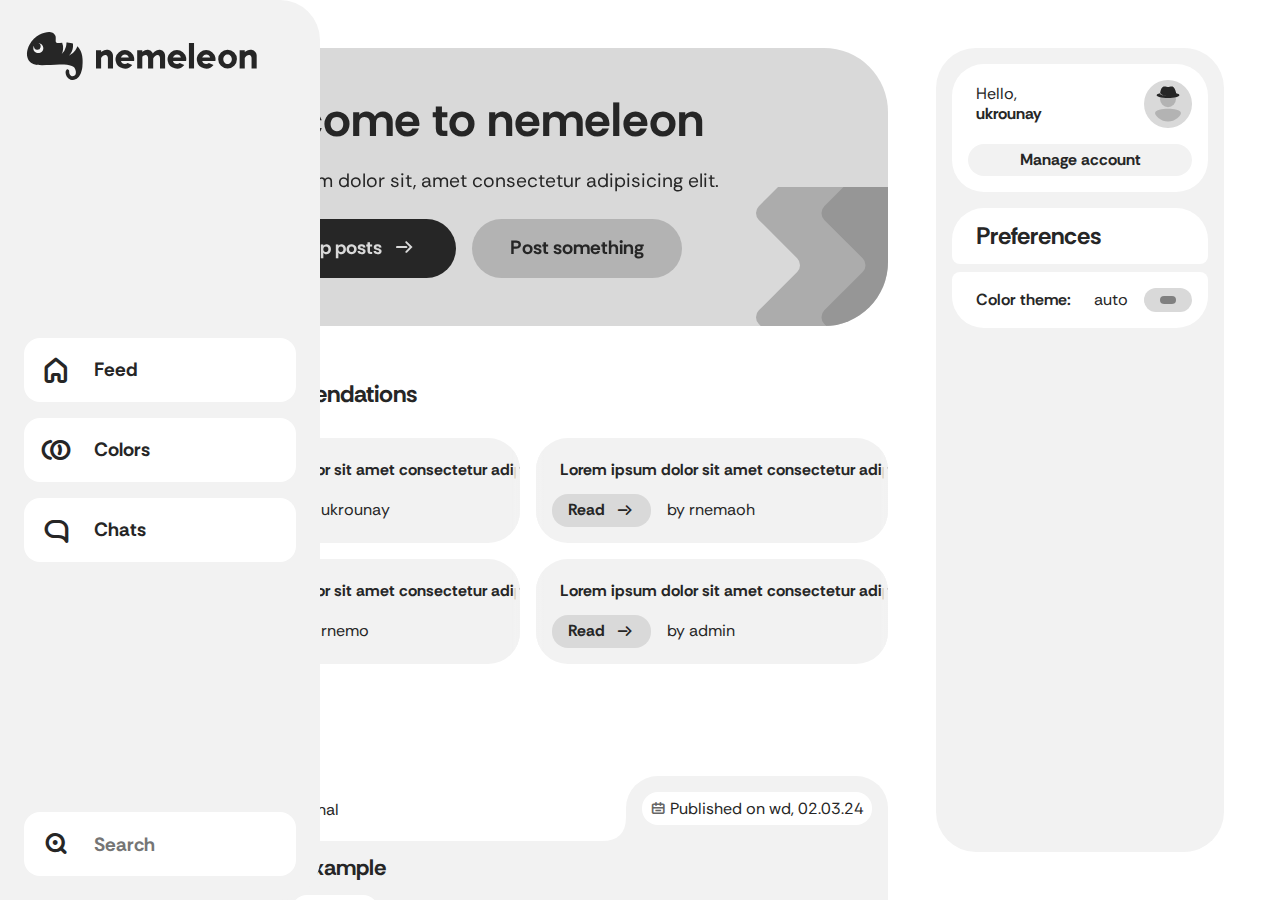
<file: index.html>
<!DOCTYPE html>
<html>
    <head>
        <meta charset="utf-8">
        <meta http-equiv="X-UA-Compatible" content="IE=edge">
        <meta name="description" content="">
        <meta name="viewport" content="width=device-width, initial-scale=1">

        <title>Feed • nemeleon</title>

        <link rel="stylesheet" href="styles/core.css">
        <link rel="stylesheet" href="styles/responsive.css">
        <link rel="stylesheet" href="styles/fonts/nemeo-icons/css/nemeo-icons.css">
        <link rel="stylesheet" href="styles/nemeo-slider.css">

        <link rel="shortcut icon" href="favicon.svg" type="image/x-icon">
        <link rel="apple-touch-icon" href="favicon.png">

        <script defer src="scripts/core.js"></script>
        <script defer src="scripts/nemeo-slider.js"></script>

    </head>
    <body>


        <div class="site">
            <div class="top-nav-bar">
                <span class="logo">
                    <span class="logo-icon"><svg xmlns="http://www.w3.org/2000/svg" viewBox="0 0 348 300"><path d="M337,121.6c-3.17-7.5-9.05-21.06-22.44-33.18a96.12,96.12,0,0,1-12.19,26.28A92.37,92.37,0,0,1,261.11,149a84.67,84.67,0,0,0,19-26.57c8.81-19.47,8.45-38.16,6.9-49.8a125.52,125.52,0,0,0-26.44-5.4c-4.28-.45-9-.72-14-.84a98.66,98.66,0,0,1-2.66,24.36,96.75,96.75,0,0,1-27,47.25,87.93,87.93,0,0,0,8.76-31.86,89.63,89.63,0,0,0-5.89-39.27c-9.38.48-18.32,1.29-25.52,2.25A13.22,13.22,0,0,1,179.3,54.22c.27-2.13,0-2.94.24-7.83.36-7.32.51-14-.84-19.53a30.5,30.5,0,0,0-7.59-13.56C161.79,2.74,148.38,1,142.94.34,117.69-2.84,48.1,16,15.44,79.9c-5.32,10.35-21.55,43.2-13,78.56a60.2,60.2,0,0,0,9.71,22c9.32,12.87,21.72,18,26.51,20,33.67,14,105.74,3.84,163.47,2.94,71.05-1.11,88.83,12.24,94.63,20a25.49,25.49,0,0,1,1.58,2.43c8.64,14.25,11,37-.65,46.32-5.53,4.44-14.32,5.94-20.83,2.91-7.86-3.69-12.1-13.89-12.91-21.39-.66-6.12,1-11-2.69-15.9a10,10,0,0,0-5.38-3.93c-4.84-1.23-9.26,2.67-9.8,3.15-7.38,6.48-5.55,24.42,0,36.45.75,1.62,11.21,23.13,34,26.16,16,2.16,28.32-6.09,32.18-8.7,2.36-1.56,7.14-5.07,14.1-13.95,17.12-21.84,20.05-60.66,20.05-60.66C347.53,205.32,352.34,158,337,121.6ZM70.72,131.65c-17.27,0-31.26-13.59-31.26-30.3a29.5,29.5,0,0,1,5.35-17,21.41,21.41,0,0,0-1,6.39A20.8,20.8,0,1,0,71.34,71.05c17,.33,30.66,13.77,30.66,30.27C102,118.06,88,131.65,70.72,131.65Z"/></svg></span>
                    <span class="logo-text"><svg xmlns="http://www.w3.org/2000/svg" viewBox="0 0 290 46.25"><path d="M30.72,22.85V46H21.5V27.44c0-2.49-.92-4.57-2.7-5.49-2.93-1.51-7.11.66-9.58,4.9V46H0V12.87H9.22v3.52a16.68,16.68,0,0,1,1.37-1.12A15,15,0,0,1,21.5,12.4a10.72,10.72,0,0,1,7.26,4.25A10.43,10.43,0,0,1,30.72,22.85Z"/><path d="M290,22.85V46h-9.22V27.44c0-2.49-.92-4.57-2.7-5.49-2.93-1.51-7.11.66-9.58,4.9V46h-9.22V12.87h9.22v3.52a16.68,16.68,0,0,1,1.37-1.12,15,15,0,0,1,10.91-2.87A10.72,10.72,0,0,1,288,16.65,10.43,10.43,0,0,1,290,22.85Z"/><path d="M124.72,22.85V46h-9.21V27.44c0-2.49-.89-4.57-2.59-5.49-2.94-1.59-7.18.88-9.48,5.51a4,4,0,0,0-.22.47V46H94V27.44c0-2.49-.89-4.57-2.58-5.49-2.34-1.26-5.51,0-7.86,3V46H74.34V12.87h9.22v3.19c.3-.28.61-.54.93-.79a13.42,13.42,0,0,1,9.51-3,9.94,9.94,0,0,1,7.4,4.34A10.45,10.45,0,0,1,102.57,19c.2-.32.42-.62.65-.92a15.34,15.34,0,0,1,2.78-2.8,13.42,13.42,0,0,1,9.51-3,9.92,9.92,0,0,1,7.39,4.34A11,11,0,0,1,124.72,22.85Z"/><rect x="167.73" width="9.22" height="45.95"/><path d="M69,29.42a16.46,16.46,0,0,0-.28-3.07,16.89,16.89,0,0,0-33.19,0,16.47,16.47,0,0,0-.29,3.07,16.1,16.1,0,0,0,.28,3,16.9,16.9,0,0,0,29.93,7.28L57.09,36a7.19,7.19,0,0,1-5,2A7.74,7.74,0,0,1,45,32.47H68.72A16.1,16.1,0,0,0,69,29.42ZM45,26.34A8.67,8.67,0,0,1,46,24.19a7.42,7.42,0,0,1,6.08-3.34,7.76,7.76,0,0,1,7.17,5.49Z"/><path d="M162.94,29.42a16.47,16.47,0,0,0-.29-3.07,16.89,16.89,0,0,0-33.19,0,16.47,16.47,0,0,0-.29,3.07,16.1,16.1,0,0,0,.28,3,16.9,16.9,0,0,0,29.93,7.28L151,36a7.19,7.19,0,0,1-5,2,7.74,7.74,0,0,1-7.17-5.52h23.77A16.09,16.09,0,0,0,162.94,29.42Zm-24.05-3.08A8.67,8.67,0,0,1,140,24.19a7.42,7.42,0,0,1,6.08-3.34,7.76,7.76,0,0,1,7.17,5.49Z"/><path d="M215.73,29.42a15.66,15.66,0,0,0-.29-3.07,16.88,16.88,0,0,0-33.18,0,16.47,16.47,0,0,0-.29,3.07,16.1,16.1,0,0,0,.28,3,16.9,16.9,0,0,0,29.93,7.28L203.82,36a7.19,7.19,0,0,1-5,2,7.74,7.74,0,0,1-7.17-5.52h23.77A16.1,16.1,0,0,0,215.73,29.42Zm-24-3.08a8.67,8.67,0,0,1,1.08-2.15,7.42,7.42,0,0,1,6.08-3.34A7.74,7.74,0,0,1,206,26.34Z"/><path d="M254.36,29.1a16.9,16.9,0,1,1-16.89-16.85A16.87,16.87,0,0,1,254.36,29.1Zm-16.89-8.27c-4.24,0-7.68,3.84-7.68,8.58S233.23,38,237.47,38s7.68-3.85,7.68-8.58S241.71,20.83,237.47,20.83Z"/></svg></span>
                </span>
            </div>
            <div class="side-menu-container">
                <nav class="side-menu">
                    <div class="top">
                        <span class="logo">
                            <span class="logo-icon"><svg xmlns="http://www.w3.org/2000/svg" viewBox="0 0 348 300"><path d="M337,121.6c-3.17-7.5-9.05-21.06-22.44-33.18a96.12,96.12,0,0,1-12.19,26.28A92.37,92.37,0,0,1,261.11,149a84.67,84.67,0,0,0,19-26.57c8.81-19.47,8.45-38.16,6.9-49.8a125.52,125.52,0,0,0-26.44-5.4c-4.28-.45-9-.72-14-.84a98.66,98.66,0,0,1-2.66,24.36,96.75,96.75,0,0,1-27,47.25,87.93,87.93,0,0,0,8.76-31.86,89.63,89.63,0,0,0-5.89-39.27c-9.38.48-18.32,1.29-25.52,2.25A13.22,13.22,0,0,1,179.3,54.22c.27-2.13,0-2.94.24-7.83.36-7.32.51-14-.84-19.53a30.5,30.5,0,0,0-7.59-13.56C161.79,2.74,148.38,1,142.94.34,117.69-2.84,48.1,16,15.44,79.9c-5.32,10.35-21.55,43.2-13,78.56a60.2,60.2,0,0,0,9.71,22c9.32,12.87,21.72,18,26.51,20,33.67,14,105.74,3.84,163.47,2.94,71.05-1.11,88.83,12.24,94.63,20a25.49,25.49,0,0,1,1.58,2.43c8.64,14.25,11,37-.65,46.32-5.53,4.44-14.32,5.94-20.83,2.91-7.86-3.69-12.1-13.89-12.91-21.39-.66-6.12,1-11-2.69-15.9a10,10,0,0,0-5.38-3.93c-4.84-1.23-9.26,2.67-9.8,3.15-7.38,6.48-5.55,24.42,0,36.45.75,1.62,11.21,23.13,34,26.16,16,2.16,28.32-6.09,32.18-8.7,2.36-1.56,7.14-5.07,14.1-13.95,17.12-21.84,20.05-60.66,20.05-60.66C347.53,205.32,352.34,158,337,121.6ZM70.72,131.65c-17.27,0-31.26-13.59-31.26-30.3a29.5,29.5,0,0,1,5.35-17,21.41,21.41,0,0,0-1,6.39A20.8,20.8,0,1,0,71.34,71.05c17,.33,30.66,13.77,30.66,30.27C102,118.06,88,131.65,70.72,131.65Z"/></svg></span>
                            <span class="logo-text"><svg xmlns="http://www.w3.org/2000/svg" viewBox="0 0 290 46.25"><path d="M30.72,22.85V46H21.5V27.44c0-2.49-.92-4.57-2.7-5.49-2.93-1.51-7.11.66-9.58,4.9V46H0V12.87H9.22v3.52a16.68,16.68,0,0,1,1.37-1.12A15,15,0,0,1,21.5,12.4a10.72,10.72,0,0,1,7.26,4.25A10.43,10.43,0,0,1,30.72,22.85Z"/><path d="M290,22.85V46h-9.22V27.44c0-2.49-.92-4.57-2.7-5.49-2.93-1.51-7.11.66-9.58,4.9V46h-9.22V12.87h9.22v3.52a16.68,16.68,0,0,1,1.37-1.12,15,15,0,0,1,10.91-2.87A10.72,10.72,0,0,1,288,16.65,10.43,10.43,0,0,1,290,22.85Z"/><path d="M124.72,22.85V46h-9.21V27.44c0-2.49-.89-4.57-2.59-5.49-2.94-1.59-7.18.88-9.48,5.51a4,4,0,0,0-.22.47V46H94V27.44c0-2.49-.89-4.57-2.58-5.49-2.34-1.26-5.51,0-7.86,3V46H74.34V12.87h9.22v3.19c.3-.28.61-.54.93-.79a13.42,13.42,0,0,1,9.51-3,9.94,9.94,0,0,1,7.4,4.34A10.45,10.45,0,0,1,102.57,19c.2-.32.42-.62.65-.92a15.34,15.34,0,0,1,2.78-2.8,13.42,13.42,0,0,1,9.51-3,9.92,9.92,0,0,1,7.39,4.34A11,11,0,0,1,124.72,22.85Z"/><rect x="167.73" width="9.22" height="45.95"/><path d="M69,29.42a16.46,16.46,0,0,0-.28-3.07,16.89,16.89,0,0,0-33.19,0,16.47,16.47,0,0,0-.29,3.07,16.1,16.1,0,0,0,.28,3,16.9,16.9,0,0,0,29.93,7.28L57.09,36a7.19,7.19,0,0,1-5,2A7.74,7.74,0,0,1,45,32.47H68.72A16.1,16.1,0,0,0,69,29.42ZM45,26.34A8.67,8.67,0,0,1,46,24.19a7.42,7.42,0,0,1,6.08-3.34,7.76,7.76,0,0,1,7.17,5.49Z"/><path d="M162.94,29.42a16.47,16.47,0,0,0-.29-3.07,16.89,16.89,0,0,0-33.19,0,16.47,16.47,0,0,0-.29,3.07,16.1,16.1,0,0,0,.28,3,16.9,16.9,0,0,0,29.93,7.28L151,36a7.19,7.19,0,0,1-5,2,7.74,7.74,0,0,1-7.17-5.52h23.77A16.09,16.09,0,0,0,162.94,29.42Zm-24.05-3.08A8.67,8.67,0,0,1,140,24.19a7.42,7.42,0,0,1,6.08-3.34,7.76,7.76,0,0,1,7.17,5.49Z"/><path d="M215.73,29.42a15.66,15.66,0,0,0-.29-3.07,16.88,16.88,0,0,0-33.18,0,16.47,16.47,0,0,0-.29,3.07,16.1,16.1,0,0,0,.28,3,16.9,16.9,0,0,0,29.93,7.28L203.82,36a7.19,7.19,0,0,1-5,2,7.74,7.74,0,0,1-7.17-5.52h23.77A16.1,16.1,0,0,0,215.73,29.42Zm-24-3.08a8.67,8.67,0,0,1,1.08-2.15,7.42,7.42,0,0,1,6.08-3.34A7.74,7.74,0,0,1,206,26.34Z"/><path d="M254.36,29.1a16.9,16.9,0,1,1-16.89-16.85A16.87,16.87,0,0,1,254.36,29.1Zm-16.89-8.27c-4.24,0-7.68,3.84-7.68,8.58S233.23,38,237.47,38s7.68-3.85,7.68-8.58S241.71,20.83,237.47,20.83Z"/></svg></span>
                        </span>
                    </div>
                    <div class="mid">
                        <span class="menu-button active">
                            <i class="ni-home"></i>
                            <span>Feed</span>
                        </span>
                        <span class="menu-button">
                            <i class="ni-intercept"></i>
                            <span>Colors</span>
                        </span>
                        <span class="menu-button">
                            <i class="ni-message"></i>
                            <span>Chats</span>
                        </span>
                    </div>
                    <div class="bottom">
                        <form class="menu-button search-bar" method="post" action="search.html">
                            <i class="ni-magnificier"></i>
                            <input class="side-menu-search" type="text" name="q" id="search" placeholder="Search">
                        </form>
                    </div>
                </nav>
            </div>
            <div class="content-container">
                <div class="content">

                    

                    <header class="welcome">
                        <svg class="bg-shape" xmlns="http://www.w3.org/2000/svg" viewBox="0 0 545.22 1715.77">
                            <path class="spike-edge" class="cls-1" d="M545.22,0V1715.77H90.67l79-79a40,40,0,0,0,0-56.56L11.72,1422.34a40,40,0,0,1,0-56.57l157.91-157.9a40,40,0,0,0,0-56.56L11.72,993.4a40,40,0,0,1,0-56.57l26.53-26.52,52.42-52.43,79-79a40,40,0,0,0,0-56.57L11.72,564.46a40,40,0,0,1,0-56.57L169.62,350a40,40,0,0,0,0-56.57L11.72,135.52a40,40,0,0,1,0-56.57L90.67,0Z"/>
                            <path class="spike-edge" class="cls-1" d="M545.22,0V1715.77H360.4l79-79a40,40,0,0,0,0-56.56L281.46,1422.34a40,40,0,0,1,0-56.57l157.91-157.9a40,40,0,0,0,0-56.56L281.46,993.4a40,40,0,0,1,0-56.57L308,910.31l52.43-52.43,78.95-79a40,40,0,0,0,0-56.57L281.46,564.46a40,40,0,0,1,0-56.57L439.37,350a40,40,0,0,0,0-56.57L281.46,135.52a40,40,0,0,1,0-56.57L360.41,0Z"/><polyline class="cls-2" points="90.67 1715.77 510.4 1715.77 885.22 1715.77"/>
                        </svg>
                        <div class="header-content">
                            <h1>Welcome to nemeleon</h1>
                            <p>Lorem ipsum dolor sit, amet consectetur adipisicing elit.</p>
                            <p class="cta-block">
                                <a class="button filled button-cta" href="#top">Read top posts<i class="ni-arrow-right"></i></a>
                                <a class="button light-filled" href="#top">Post something</i></a>
                            </p>
                        </div>
                    </header>

                    <section class="recommendations">
                        <h2><a href="#recommendations">Recommendations</a></h2>
                        <div id="recommendations">
                            <span class="small-post">
                                <h4 class="small-post-header">Lorem ipsum dolor sit amet consectetur adipisicing elit. Molestiae doloribus atque quos? Deleniti eos cupiditate iusto. Necessitatibus...</h4>
                                <span class="small-post-bar">
                                    <a href="#" class="button-slim small-post-link">Read<i class="ni-arrow-right"></i></a>
                                    <span class="small-post-author">by ukrounay</span>
                                </span>
                            </span>
                            <span class="small-post">
                                <h4 class="small-post-header">Lorem ipsum dolor sit amet consectetur adipisicing elit. Molestiae doloribus atque quos? Deleniti eos cupiditate iusto. Necessitatibus...</h4>
                                <span class="small-post-bar">
                                    <a href="#" class="button-slim small-post-link">Read<i class="ni-arrow-right"></i></a>
                                    <span class="small-post-author">by rnemaoh</span>
                                </span>
                            </span>
                            <span class="small-post">
                                <h4 class="small-post-header">Lorem ipsum dolor sit amet consectetur adipisicing elit. Molestiae doloribus atque quos? Deleniti eos cupiditate iusto. Necessitatibus...</h4>
                                <span class="small-post-bar">
                                    <a href="#" class="button-slim small-post-link">Read<i class="ni-arrow-right"></i></a>
                                    <span class="small-post-author">by rnemo</span>
                                </span>
                            </span>
                            <span class="small-post">
                                <h4 class="small-post-header">Lorem ipsum dolor sit amet consectetur adipisicing elit. Molestiae doloribus atque quos? Deleniti eos cupiditate iusto. Necessitatibus...</h4>
                                <span class="small-post-bar">
                                    <a href="#" class="button-slim small-post-link">Read<i class="ni-arrow-right"></i></a>
                                    <span class="small-post-author">by admin</span>
                                </span>
                            </span>
                        </div>
                    </section>
                    

                    <section class="feed">
                        <span class="anchor top"></span>

                        <h2><a href="#feed">Feed</a></h2>

                        <div id="feed">
                            <div class="post">
                                <div class="author-bar">
                                    <span class="author">
                                        <span class="author-pfp">
                                            <svg xmlns="http://www.w3.org/2000/svg" viewBox="0 0 410.55 410.55">
                                                <circle class="cls-1" cx="205.28" cy="205.28" r="205.28" />
                                                <circle class="cls-2" cx="205.28" cy="164.46" r="67.77" />
                                                <path class="cls-2" d="M94.87,279.79c-4.51,25.06,51.3,76,110.66,75.83,59.09-.17,114.68-51,110.15-76C307.61,235.12,102.88,235.29,94.87,279.79Z" />
                                                <path class="cls-3" d="M184.2,55.76s-6.51-1.36-16.69.76c-13.5,2.8-26.06,26-30.2,56.72-18.14,4.22-29.41,10.12-29.41,16.65,0,12.84,43.6,23.24,97.38,23.24s97.37-10.4,97.37-23.24c0-6.25-10.33-11.93-27.14-16.11-7.5-32.59-20.24-54-30.33-57.26a29.72,29.72,0,0,0-16.68-.76h0c-15.13,3.78-20.16,4-22.34,4-1.75,0-3-.09-4-.16C193.53,58.94,189.09,56.78,184.2,55.76Z" />
                                                <path class="cls-2" d="M137.31,113.24a9.69,9.69,0,0,0-.31,5.1c3.66,16.49,55.17,16.81,59.21,16.81.87,0-49.08-.93-56.87-23.39a18.93,18.93,0,0,1-1-5.05c-.18,1-.35,2-.51,3.07S137.46,112.11,137.31,113.24Z" />
                                            </svg>
                                            <!-- <img src="styles/images/no-pfp.svg"> -->
                                        </span>
                                        <span class="author-text">
                                            <span class="user-name">ukrounay</span>
                                            <span class="user-alias">admin personal</span>
                                        </span>
                                    </span>
                                    <div class="post-content-outer">
                                        <span class="date">
                                            <i class="ni-calendar"></i>
                                            <span>Published on wd, 02.03.24</span>
                                        </span>
                                    </div>
                                </div>
                                <div class="post-content-inner">
                                    <h3 class="title">This is post example</h3>
                                    <div class="tags">
                                        <span class="tag">sample</span>
                                        <span class="tag">lorem</span>
                                    </div>
                                    <div class="post-content">
                                        <p>Lorem ipsum dolor sit amet consectetur adipisicing elit. Molestiae doloribus atque quos? Deleniti eos cupiditate iusto. Necessitatibus...</p>
                                        <p>Lorem ipsum dolor sit amet consectetur adipisicing elit. Velit voluptatum in ducimus odio quod vero ipsum ipsa, sapiente dolorem veritatis facere et. Culpa assumenda numquam doloremque corporis? Eos, in nemo?</p>
                                        <div class="nemeo-slider classic" data-slider-images="styles/images/3-4/1.jpg | styles/images/3-4/2.jpg">
                                            <span class="number-indicator"></span>
                                            <a class="previous-btn unavialable"><i class="ni-angle-left"></i></a>
                                            <div class="slider-content">
                                                <div class="slider-body"></div>
                                            </div>
                                            <a class="next-btn"><i class="ni-angle-right"></i></a>
                                            <div class="indicators-container"></div>
                                        </div>
                                    </div>
                                    <div class="toolbar">
                                        <div class="actions left">
                                            <span class="rating">
                                                <i class="ni-angle-down"></i>
                                                <span class="rate">1.7k</span>
                                                <i class="ni-angle-up"></i>
                                            </span>
                                            <span class="action"><i class="ni-comment"></i> Comments</span>
                                        </div>
                                        <div class="actions right">
                                            <span class="action"><i class="ni-bookmark"></i> Save</span>
                                            <span class="action"><i class="ni-connection"></i> Share</span>
        
                                            <!-- <span class="action"><i class="ni-magnificier"></i> Similar</span> -->
                                        </div>
                                    </div>
                                </div>
                            </div>
        
                            <div class="post">
                                <div class="author-bar">
                                    <span class="author">
                                        <span class="author-pfp">
                                            <svg xmlns="http://www.w3.org/2000/svg" viewBox="0 0 410.55 410.55">
                                                <circle class="cls-1" cx="205.28" cy="205.28" r="205.28" />
                                                <circle class="cls-2" cx="205.28" cy="164.46" r="67.77" />
                                                <path class="cls-2" d="M94.87,279.79c-4.51,25.06,51.3,76,110.66,75.83,59.09-.17,114.68-51,110.15-76C307.61,235.12,102.88,235.29,94.87,279.79Z" />
                                                <path class="cls-3" d="M184.2,55.76s-6.51-1.36-16.69.76c-13.5,2.8-26.06,26-30.2,56.72-18.14,4.22-29.41,10.12-29.41,16.65,0,12.84,43.6,23.24,97.38,23.24s97.37-10.4,97.37-23.24c0-6.25-10.33-11.93-27.14-16.11-7.5-32.59-20.24-54-30.33-57.26a29.72,29.72,0,0,0-16.68-.76h0c-15.13,3.78-20.16,4-22.34,4-1.75,0-3-.09-4-.16C193.53,58.94,189.09,56.78,184.2,55.76Z" />
                                                <path class="cls-2" d="M137.31,113.24a9.69,9.69,0,0,0-.31,5.1c3.66,16.49,55.17,16.81,59.21,16.81.87,0-49.08-.93-56.87-23.39a18.93,18.93,0,0,1-1-5.05c-.18,1-.35,2-.51,3.07S137.46,112.11,137.31,113.24Z" />
                                            </svg>
                                            <!-- <img src="styles/images/no-pfp.svg"> -->
                                        </span>
                                        <span class="author-text">
                                            <span class="user-name">ukrounay</span>
                                            <span class="user-alias">admin personal</span>
                                        </span>
                                    </span>
                                    <div class="post-content-outer">
                                        <span class="date">
                                            <i class="ni-calendar"></i>
                                            <span>Published on wd, 02.03.24</span>
                                        </span>
                                    </div>
                                </div>
                                <div class="post-content-inner">
                                    <h3 class="title">This is post example</h3>
                                    <div class="tags">
                                        <span class="tag">sample</span>
                                        <span class="tag">lorem</span>
                                    </div>
                                    <div class="post-content">
                                        <p>Lorem ipsum dolor sit amet consectetur adipisicing elit. Molestiae doloribus atque quos? Deleniti eos cupiditate iusto. Necessitatibus...</p>
                                        <p>Lorem ipsum dolor sit amet consectetur adipisicing elit. Velit voluptatum in ducimus odio quod vero ipsum ipsa, sapiente dolorem veritatis facere et. Culpa assumenda numquam doloremque corporis? Eos, in nemo?</p>
                                    </div>
                                    <div class="toolbar">
                                        <div class="actions left">
                                            <span class="rating">
                                                <i class="ni-angle-down"></i>
                                                <span class="rate">1.7k</span>
                                                <i class="ni-angle-up"></i>
                                            </span>
                                            <span class="action"><i class="ni-comment"></i> Comments</span>
                                        </div>
                                        <div class="actions right">
                                            <span class="action"><i class="ni-bookmark"></i> Save</span>
                                            <span class="action"><i class="ni-connection"></i> Share</span>
        
                                            <!-- <span class="action"><i class="ni-magnificier"></i> Similar</span> -->
                                        </div>
                                    </div>
                                </div>
                            </div>
                        </div>

                        <span class="anchor bottom"></span>
                    </section>

                    

                </div>

                <aside class="side-content">
                    <span class="user-toolbar">
                        <span class="user">
                            <span class="user-text">Hello, <span class="user-name">ukrounay</span></span>
                            <span class="user-pfp">
                                <svg xmlns="http://www.w3.org/2000/svg" viewBox="0 0 410.55 410.55">
                                    <circle class="cls-1" cx="205.28" cy="205.28" r="205.28" />
                                    <circle class="cls-2" cx="205.28" cy="164.46" r="67.77" />
                                    <path class="cls-2" d="M94.87,279.79c-4.51,25.06,51.3,76,110.66,75.83,59.09-.17,114.68-51,110.15-76C307.61,235.12,102.88,235.29,94.87,279.79Z" />
                                    <path class="cls-3" d="M184.2,55.76s-6.51-1.36-16.69.76c-13.5,2.8-26.06,26-30.2,56.72-18.14,4.22-29.41,10.12-29.41,16.65,0,12.84,43.6,23.24,97.38,23.24s97.37-10.4,97.37-23.24c0-6.25-10.33-11.93-27.14-16.11-7.5-32.59-20.24-54-30.33-57.26a29.72,29.72,0,0,0-16.68-.76h0c-15.13,3.78-20.16,4-22.34,4-1.75,0-3-.09-4-.16C193.53,58.94,189.09,56.78,184.2,55.76Z" />
                                    <path class="cls-2" d="M137.31,113.24a9.69,9.69,0,0,0-.31,5.1c3.66,16.49,55.17,16.81,59.21,16.81.87,0-49.08-.93-56.87-23.39a18.93,18.93,0,0,1-1-5.05c-.18,1-.35,2-.51,3.07S137.46,112.11,137.31,113.24Z" />
                                </svg>
                                <!-- <img src="styles/images/no-pfp.svg"> -->
                            </span>
                        </span>
                        <a class="button inline" href="#account">Manage account</a>
                    </span>
                    <section class="preferences">
                        <h2>Preferences</h2>
                        <p class="theme-preference">
                            <span class="preference-label">
                                Color theme:
                            </span>
                            <span class="preference">
                                <span id="theme-label"></span>
                                <span tabindex="2" class="switch theme" id="theme">
                                    <span class="switch-handle"></span>
                                </span>
                            </span>
                        </p>
                    </section>
                </aside>

                <div class="bottom-nav-bar">
                    <div class="handle"></div>
                    <div class="bottom-tabs">
                        <span class="menu-button active">
                            <i class="ni-home"></i>
                            <span>Feed</span>
                        </span>
                        <span class="menu-button">
                            <i class="ni-intercept"></i>
                            <span>Colors</span>
                        </span>
                        <span class="menu-button">
                            <i class="ni-message"></i>
                            <span>Chats</span>
                        </span>
                    </div>
                    <div class="extended-bottom-menu"></div>
                </div>
            </div>

        </div>    
        
    </body>
</html>
</file>
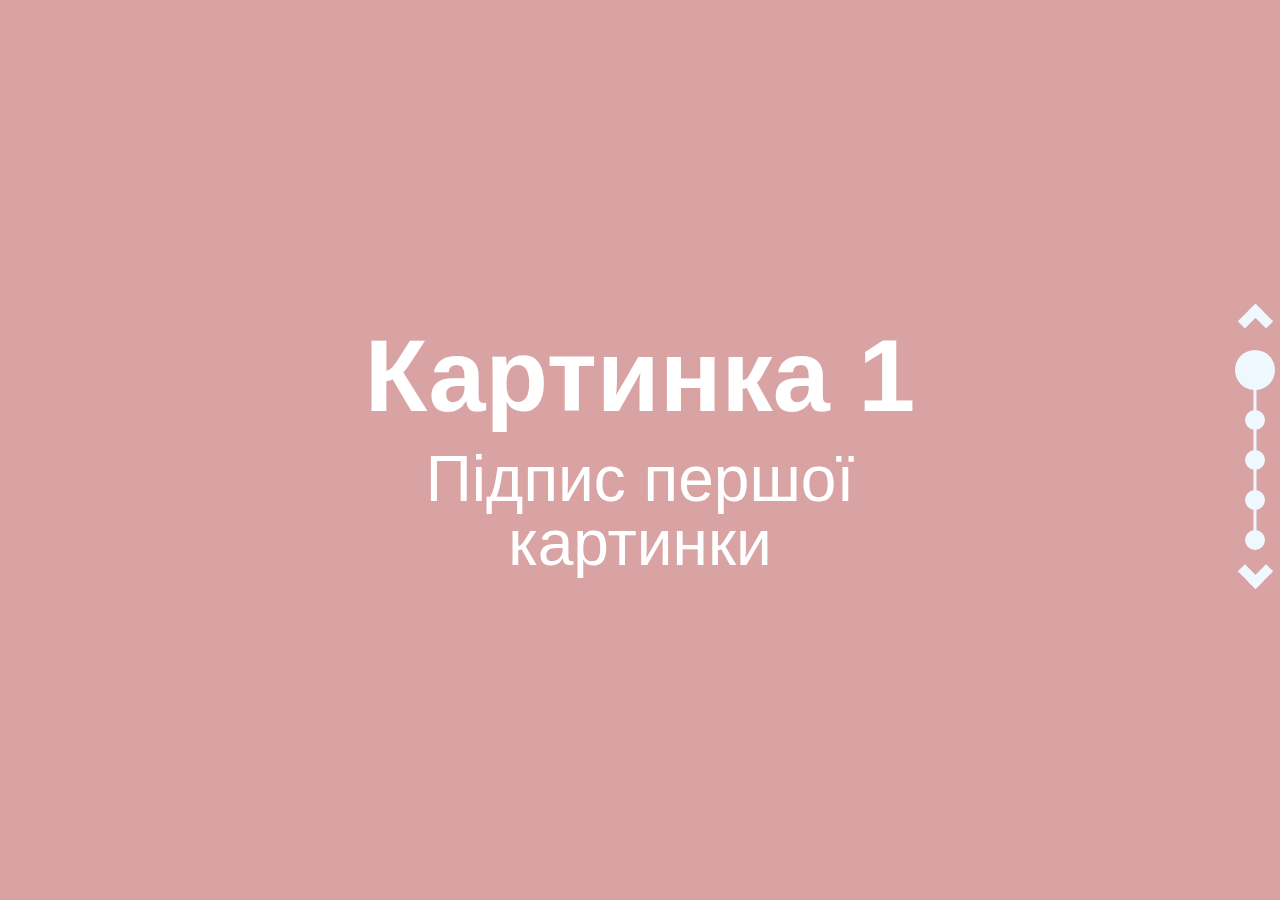
<file: materials/slidebox.html>
<!DOCTYPE html>
<html lang="en">
<head>
    <meta charset="UTF-8">
    <meta http-equiv="X-UA-Compatible" content="IE=edge, chrome=1">
    <meta name="viewport" content="width=device-width, initial-scale=1.0">
    <title>Document</title>
    <script type="text/javascript" src="https://code.jquery.com/jquery-3.6.0.min.js"></script>
    <style>
        body, html {padding: 0px; margin: 0px;}
        body {overflow: hidden; background-color: black;}
        section {position: fixed; width: 100%; height: 100%;}
        .container {position: absolute; width: 100%; overflow: hidden; transition: 0.5s;}
        .text-container {position: absolute; top: 50%; left: 50%; transform: translate(-50%,-50%); color: white; text-align: center;}
        .text-container h1{font-size: 8vw; line-height: 1.0; margin: 20px 0px; font-family: Arial, Helvetica, sans-serif;}
        .text-container p{font-size: 5vw; line-height: 1.0; margin: 20px 0px; font-family: Arial, Helvetica, sans-serif;}
        .c1 {top: 0%; height: 100%; background-color: rgb(218, 163, 163);}
        .c2 {top: 100%; height: 0%; background-color: lightseagreen;}
        .c3 {top: 100%; height: 0%; background-color: darkred;}
        .c4 {top: 100%; height: 0%; background-color: darkgreen;}
        .c5 {top: 100%; height: 0%; background-color: blueviolet;}
        .container.scrolled {top: 0% !important; height: 0% !important;}
        #side-dot-nav {position: fixed; right: 0px; top: 0px; width: 50px; height: 100%; z-index: 10;}
        #dot-arrow-container {position: absolute; width: 100%; height: 300px; top: 50%; transform: translate(0%, -50%);}
        .arrow-container {height: 50px; width: 100%;}
        .arrow {border-top: 10px solid aliceblue; border-left: 10px solid aliceblue; height: 15px; width: 15px; margin: auto; cursor: pointer;}
        #up-arrow-container .arrow {transform: rotate(45deg) translate(25%,25%);}
        #down-arrow-container .arrow {transform: rotate(225deg) translate(-25%,-25%);}
        .line {position: absolute; width: 3px; height: 180px; top: 50%; left: 50%; background-color: aliceblue; transform: translate(-50%, -50%);}
        .dot { position: relative; width: 20px; height: 20px; margin: 20px 0px; border-radius: 100%; left: 50%; background-color: aliceblue; transition: 0.5s; transform: translate(-50%, 0%); cursor: pointer;}
        .dot.active {height: 40px; width: 40px;}
        #dot1 {margin-top: 0px;}
        #dot5 {margin-bottom: 0px;}
    </style>
</head>
<body>
    <section>
        <div id="side-dot-nav">
            <div id="dot-arrow-container">
                <div class="arrow-container" id="up-arrow-container">
                    <div class="arrow"></div>
                </div>
                <div id="dot-container">
                    <div class="line"></div>
                    <div class="dot" id="dot1"></div>
                    <div class="dot" id="dot2"></div>
                    <div class="dot" id="dot3"></div>
                    <div class="dot" id="dot4"></div>
                    <div class="dot" id="dot5"></div>
                </div>
                <div class="arrow-container" id="down-arrow-container">
                    <div class="arrow"></div>
                </div>
            </div>
        </div>
        <div class="container c1">
            <div class="text-container">
                <h1>Картинка 1</h1>
                <p>Підпис першої картинки</p>
            </div>
        </div>
        <div class="container c2">
            <div class="text-container">
                <h1>Картинка 2</h1>
                <p>Підпис другої картинки</p>
            </div>
        </div>
        <div class="container c3">
            <div class="text-container">
                <h1>Картинка 3</h1>
                <p>Підпис третьої картинки</p>
            </div>
        </div>
        <div class="container c4">
            <div class="text-container">
                <h1>Картинка 4</h1>
                <p>Підпис четвертої картинки</p>
            </div>
        </div>
        <div class="container c5">
            <div class="text-container">
                <h1>Картинка 5</h1>
                <p>Підпис п'ятої картинки</p>
            </div>
        </div>
    </section>
    <script type="text/javascript">
        var isScrollLocked = false;
        var slideNumber = 0;
        document.getElementById("dot1").classList.add("active");
        var slide = document.getElementsByClassName("container");
        var dot = document.getElementsByClassName("dot");
        function scrollUnlock(time) {
            setTimeout(() => {
                isScrollLocked = false;
            }, time);
        }
        function makeScrolled(slidenumb) {slide[slidenumb].classList.add("scrolled");}
        function unScrolled(slidenumb) {slide[slidenumb].classList.remove("scrolled");}
        function slideScrollDown() {
            if (slideNumber < 4) {
                makeScrolled(slideNumber);
                dot[slideNumber].classList.remove("active");
                slideNumber++;
                unScrolled(slideNumber);
                slide[slideNumber].style.top = "0%";
                slide[slideNumber].style.height = "100%";
                dot[slideNumber].classList.add("active");
                
            }
        }
        function slideScrollUp() {
            if (slideNumber > 0) {
                slide[slideNumber].style.top = "100%";
                slide[slideNumber].style.height = "0%";
                dot[slideNumber].classList.remove("active");
                slideNumber--;
                unScrolled(slideNumber);
                slide[slideNumber].style.top = "0%";
                slide[slideNumber].style.height = "100%";
                dot[slideNumber].classList.add("active");
            }
        }
        function slideScrollTo(toslide) {
            if (isScrollLocked == false) {
                isScrollLocked = true;
                dot[slideNumber].classList.remove("active");
                if (slideNumber < toslide) {
                    for (let i = slideNumber; i < toslide; i++) {makeScrolled(i);}
                    slide[toslide].style.top = "0%";
                    slide[toslide].style.height = "100%";
                } else {
                    for (let i = toslide; i < slideNumber; i++) {
                        unScrolled(i);
                        slide[i].style.top = "100%";
                        slide[i].style.height = "0%";
                    }
                    slide[slideNumber].style.top = "100%";
                    slide[slideNumber].style.height = "0%";
                    slide[toslide].style.top = "0%";
                    slide[toslide].style.height = "100%";
                }
                slideNumber = toslide;
                dot[slideNumber].classList.add("active");
                scrollUnlock(500);
            }
        }
        $(function(){    
            $('body').on('mousewheel', function(e){
                if (isScrollLocked == false) {
                    isScrollLocked = true;
                    if( e.originalEvent.wheelDelta >= 0 ) {slideScrollUp();
                    }else if( e.originalEvent.wheelDelta <= 0 ){slideScrollDown();}
                    if( slideNumber > (slide.length - 1) || slideNumber < 0 ) {slideNumber = 1;}
                    scrollUnlock(500);
                }
            });    
        });
        $('#dot1').on('click', function(){slideScrollTo("0")});
        $('#dot2').on('click', function(){slideScrollTo("1")});
        $('#dot3').on('click', function(){slideScrollTo("2")});
        $('#dot4').on('click', function(){slideScrollTo("3")});
        $('#dot5').on('click', function(){slideScrollTo("4")});
        $('#up-arrow-container').on('click', function(){
            if (isScrollLocked == false) {
                isScrollLocked = true;
                slideScrollUp()
                scrollUnlock(500);
            }
        });
        $('#down-arrow-container').on('click', function(){
            if (isScrollLocked == false) {
                isScrollLocked = true;
                slideScrollDown()
                scrollUnlock(500);
            }
        });
    </script>
</body>
</html>
</file>
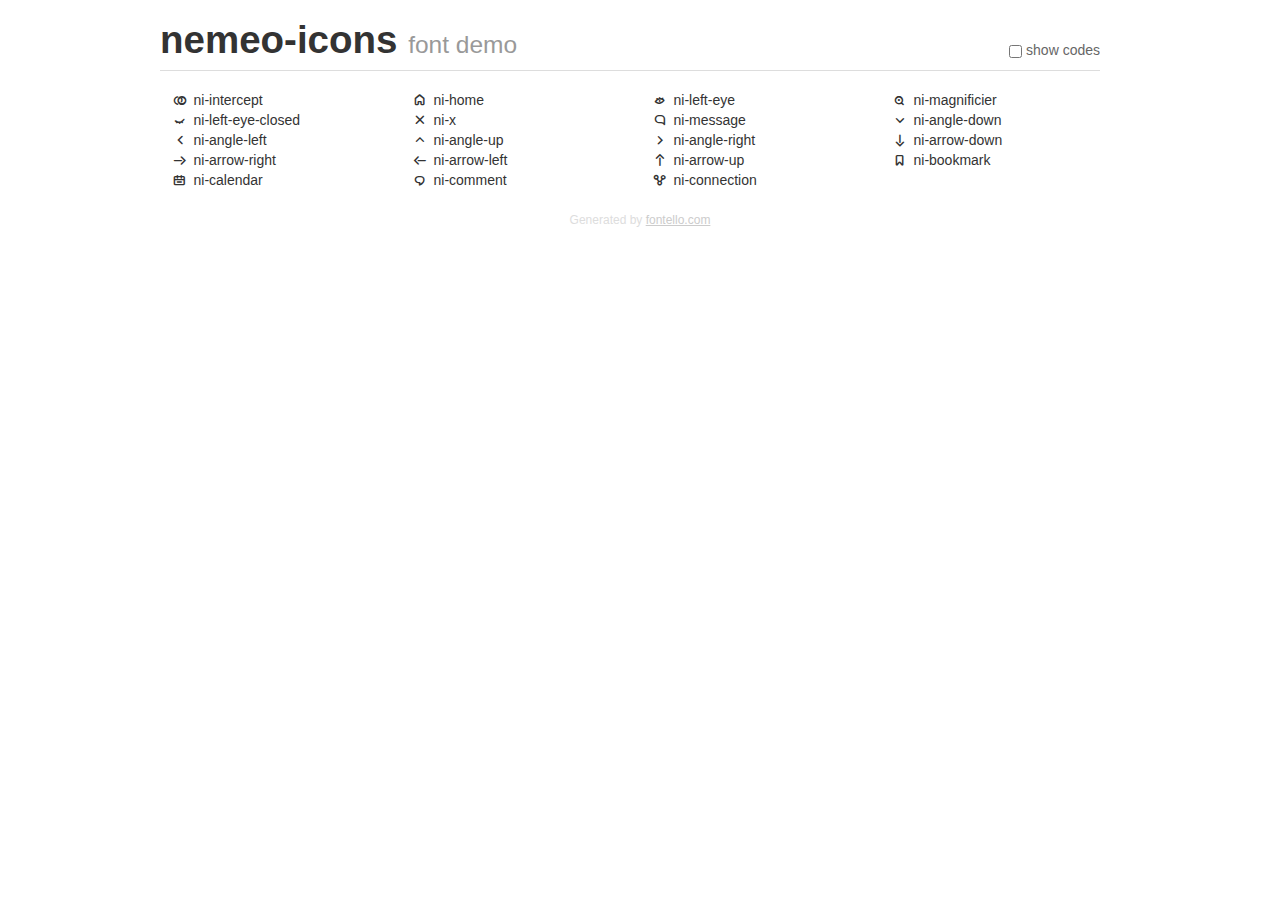
<file: styles/fonts/nemeo-icons/demo.html>
<!DOCTYPE html>
<html>
  <head>
  <!--[if lt IE 9]><script language="javascript" type="text/javascript" src="//html5shim.googlecode.com/svn/trunk/html5.js"></script><![endif]-->
  <meta charset="UTF-8">
  <style>
    html {
      font-size: 100%;
      -webkit-text-size-adjust: 100%;
      -ms-text-size-adjust: 100%;
    }
    a:focus {
      outline: thin dotted #333;
      outline: 5px auto -webkit-focus-ring-color;
      outline-offset: -2px;
    }
    a:hover,
    a:active {
      outline: 0;
    }
    input {
      margin: 0;
      font-size: 100%;
      vertical-align: middle;
      *overflow: visible;
      line-height: normal;
    }
    input::-moz-focus-inner {
      padding: 0;
      border: 0;
    }
    body {
      margin: 0;
      font-family: "Helvetica Neue", Helvetica, Arial, sans-serif;
      font-size: 14px;
      line-height: 20px;
      color: #333;
      background-color: #fff;
    }
    a {
      color: #08c;
      text-decoration: none;
    }
    a:hover {
      color: #005580;
      text-decoration: underline;
    }
    .row {
      margin-left: -20px;
      *zoom: 1;
    }
    .row:before,
    .row:after {
      display: table;
      content: "";
      line-height: 0;
    }
    .row:after {
      clear: both;
    }
    .span3 {
      float: left;
      min-height: 1px;
      margin-left: 20px;
      width: 220px;
    }
    .container {
      width: 940px;
      margin-right: auto;
      margin-left: auto;
      *zoom: 1;
    }
    .container:before,
    .container:after {
      display: table;
      content: "";
      line-height: 0;
    }
    .container:after {
      clear: both;
    }
    small {
      font-size: 85%;
    }
    h1 {
      margin: 10px 0;
      font-family: inherit;
      font-weight: bold;
      line-height: 20px;
      color: inherit;
      text-rendering: optimizelegibility;
      line-height: 40px;
      font-size: 38.5px;
    }
    h1 small {
      font-weight: normal;
      line-height: 1;
      color: #999;
      font-size: 24.5px;
    }

    body {
      margin-top: 90px;
    }
    .header {
      position: fixed;
      top: 0;
      left: 50%;
      margin-left: -480px;
      background-color: #fff;
      border-bottom: 1px solid #ddd;
      padding-top: 10px;
      z-index: 10;
    }
    .footer {
      color: #ddd;
      font-size: 12px;
      text-align: center;
      margin-top: 20px;
    }
    .footer a {
      color: #ccc;
      text-decoration: underline;
    }
    .the-icons {
      font-size: 14px;
      line-height: 24px;
    }
    .switch {
      position: absolute;
      right: 0;
      bottom: 10px;
      color: #666;
    }
    .switch input {
      margin-right: 0.3em;
    }
    .codesOn .i-name {
      display: none;
    }
    .codesOn .i-code {
      display: inline;
    }
    .i-code {
      display: none;
    }
    @font-face {
      font-family: 'nemeo-icons';
      src: url('./font/nemeo-icons.eot?9524191');
      src: url('./font/nemeo-icons.eot?9524191#iefix') format('embedded-opentype'),
           url('./font/nemeo-icons.woff?9524191') format('woff'),
           url('./font/nemeo-icons.ttf?9524191') format('truetype'),
           url('./font/nemeo-icons.svg?9524191#nemeo-icons') format('svg');
      font-weight: normal;
      font-style: normal;
    }
    .demo-icon {
      font-family: "nemeo-icons";
      font-style: normal;
      font-weight: normal;
      speak: never;
     
      display: inline-block;
      text-decoration: inherit;
      width: 1em;
      margin-right: .2em;
      text-align: center;
      /* opacity: .8; */
     
      /* For safety - reset parent styles, that can break glyph codes*/
      font-variant: normal;
      text-transform: none;
     
      /* fix buttons height, for twitter bootstrap */
      line-height: 1em;
     
      /* Animation center compensation - margins should be symmetric */
      /* remove if not needed */
      margin-left: .2em;
     
      /* You can be more comfortable with increased icons size */
      /* font-size: 120%; */
     
      /* Font smoothing. That was taken from TWBS */
      -webkit-font-smoothing: antialiased;
      -moz-osx-font-smoothing: grayscale;
     
      /* Uncomment for 3D effect */
      /* text-shadow: 1px 1px 1px rgba(127, 127, 127, 0.3); */
    }
    </style>
    <link rel="stylesheet" href="css/animation.css"><!--[if IE 7]><link rel="stylesheet" href="css/" + font.fontname + "-ie7.css"><![endif]-->
    <script>
      function toggleCodes(on) {
        var obj = document.getElementById('icons');
      
        if (on) {
          obj.className += ' codesOn';
        } else {
          obj.className = obj.className.replace(' codesOn', '');
        }
      }
    </script>
  </head>
  <body>
    <div class="container header">
      <h1>nemeo-icons <small>font demo</small></h1>
      <label class="switch">
        <input type="checkbox" onclick="toggleCodes(this.checked)">show codes
      </label>
    </div>
    <div class="container" id="icons">
      <div class="row">
        <div class="span3" title="Code: 0xe800">
          <i class="demo-icon ni-intercept">&#xe800;</i> <span class="i-name">ni-intercept</span><span class="i-code">0xe800</span>
        </div>
        <div class="span3" title="Code: 0xe801">
          <i class="demo-icon ni-home">&#xe801;</i> <span class="i-name">ni-home</span><span class="i-code">0xe801</span>
        </div>
        <div class="span3" title="Code: 0xe802">
          <i class="demo-icon ni-left-eye">&#xe802;</i> <span class="i-name">ni-left-eye</span><span class="i-code">0xe802</span>
        </div>
        <div class="span3" title="Code: 0xe803">
          <i class="demo-icon ni-magnificier">&#xe803;</i> <span class="i-name">ni-magnificier</span><span class="i-code">0xe803</span>
        </div>
      </div>
      <div class="row">
        <div class="span3" title="Code: 0xe804">
          <i class="demo-icon ni-left-eye-closed">&#xe804;</i> <span class="i-name">ni-left-eye-closed</span><span class="i-code">0xe804</span>
        </div>
        <div class="span3" title="Code: 0xe805">
          <i class="demo-icon ni-x">&#xe805;</i> <span class="i-name">ni-x</span><span class="i-code">0xe805</span>
        </div>
        <div class="span3" title="Code: 0xe806">
          <i class="demo-icon ni-message">&#xe806;</i> <span class="i-name">ni-message</span><span class="i-code">0xe806</span>
        </div>
        <div class="span3" title="Code: 0xe807">
          <i class="demo-icon ni-angle-down">&#xe807;</i> <span class="i-name">ni-angle-down</span><span class="i-code">0xe807</span>
        </div>
      </div>
      <div class="row">
        <div class="span3" title="Code: 0xe808">
          <i class="demo-icon ni-angle-left">&#xe808;</i> <span class="i-name">ni-angle-left</span><span class="i-code">0xe808</span>
        </div>
        <div class="span3" title="Code: 0xe809">
          <i class="demo-icon ni-angle-up">&#xe809;</i> <span class="i-name">ni-angle-up</span><span class="i-code">0xe809</span>
        </div>
        <div class="span3" title="Code: 0xe80a">
          <i class="demo-icon ni-angle-right">&#xe80a;</i> <span class="i-name">ni-angle-right</span><span class="i-code">0xe80a</span>
        </div>
        <div class="span3" title="Code: 0xe80b">
          <i class="demo-icon ni-arrow-down">&#xe80b;</i> <span class="i-name">ni-arrow-down</span><span class="i-code">0xe80b</span>
        </div>
      </div>
      <div class="row">
        <div class="span3" title="Code: 0xe80c">
          <i class="demo-icon ni-arrow-right">&#xe80c;</i> <span class="i-name">ni-arrow-right</span><span class="i-code">0xe80c</span>
        </div>
        <div class="span3" title="Code: 0xe80d">
          <i class="demo-icon ni-arrow-left">&#xe80d;</i> <span class="i-name">ni-arrow-left</span><span class="i-code">0xe80d</span>
        </div>
        <div class="span3" title="Code: 0xe80e">
          <i class="demo-icon ni-arrow-up">&#xe80e;</i> <span class="i-name">ni-arrow-up</span><span class="i-code">0xe80e</span>
        </div>
        <div class="span3" title="Code: 0xe80f">
          <i class="demo-icon ni-bookmark">&#xe80f;</i> <span class="i-name">ni-bookmark</span><span class="i-code">0xe80f</span>
        </div>
      </div>
      <div class="row">
        <div class="span3" title="Code: 0xe810">
          <i class="demo-icon ni-calendar">&#xe810;</i> <span class="i-name">ni-calendar</span><span class="i-code">0xe810</span>
        </div>
        <div class="span3" title="Code: 0xe811">
          <i class="demo-icon ni-comment">&#xe811;</i> <span class="i-name">ni-comment</span><span class="i-code">0xe811</span>
        </div>
        <div class="span3" title="Code: 0xe812">
          <i class="demo-icon ni-connection">&#xe812;</i> <span class="i-name">ni-connection</span><span class="i-code">0xe812</span>
        </div>
      </div>
    </div>
    <div class="container footer">Generated by <a href="https://fontello.com">fontello.com</a></div>
  </body>
</html>
</file>
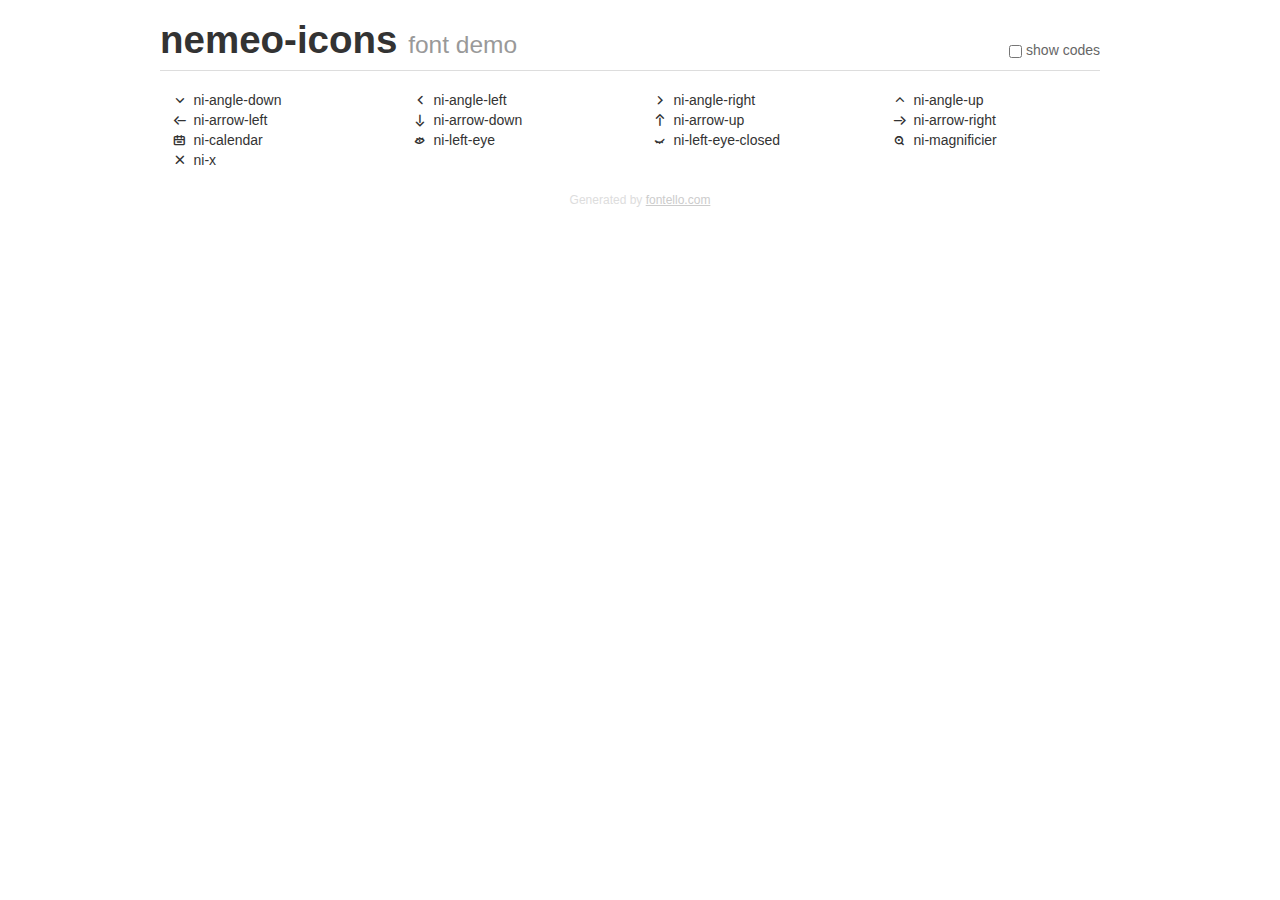
<file: styles/fonts/nemeo-icons/prev/demo.html>
<!DOCTYPE html>
<html>
  <head>
  <!--[if lt IE 9]><script language="javascript" type="text/javascript" src="//html5shim.googlecode.com/svn/trunk/html5.js"></script><![endif]-->
  <meta charset="UTF-8">
  <style>
    html {
      font-size: 100%;
      -webkit-text-size-adjust: 100%;
      -ms-text-size-adjust: 100%;
    }
    a:focus {
      outline: thin dotted #333;
      outline: 5px auto -webkit-focus-ring-color;
      outline-offset: -2px;
    }
    a:hover,
    a:active {
      outline: 0;
    }
    input {
      margin: 0;
      font-size: 100%;
      vertical-align: middle;
      *overflow: visible;
      line-height: normal;
    }
    input::-moz-focus-inner {
      padding: 0;
      border: 0;
    }
    body {
      margin: 0;
      font-family: "Helvetica Neue", Helvetica, Arial, sans-serif;
      font-size: 14px;
      line-height: 20px;
      color: #333;
      background-color: #fff;
    }
    a {
      color: #08c;
      text-decoration: none;
    }
    a:hover {
      color: #005580;
      text-decoration: underline;
    }
    .row {
      margin-left: -20px;
      *zoom: 1;
    }
    .row:before,
    .row:after {
      display: table;
      content: "";
      line-height: 0;
    }
    .row:after {
      clear: both;
    }
    .span3 {
      float: left;
      min-height: 1px;
      margin-left: 20px;
      width: 220px;
    }
    .container {
      width: 940px;
      margin-right: auto;
      margin-left: auto;
      *zoom: 1;
    }
    .container:before,
    .container:after {
      display: table;
      content: "";
      line-height: 0;
    }
    .container:after {
      clear: both;
    }
    small {
      font-size: 85%;
    }
    h1 {
      margin: 10px 0;
      font-family: inherit;
      font-weight: bold;
      line-height: 20px;
      color: inherit;
      text-rendering: optimizelegibility;
      line-height: 40px;
      font-size: 38.5px;
    }
    h1 small {
      font-weight: normal;
      line-height: 1;
      color: #999;
      font-size: 24.5px;
    }

    body {
      margin-top: 90px;
    }
    .header {
      position: fixed;
      top: 0;
      left: 50%;
      margin-left: -480px;
      background-color: #fff;
      border-bottom: 1px solid #ddd;
      padding-top: 10px;
      z-index: 10;
    }
    .footer {
      color: #ddd;
      font-size: 12px;
      text-align: center;
      margin-top: 20px;
    }
    .footer a {
      color: #ccc;
      text-decoration: underline;
    }
    .the-icons {
      font-size: 14px;
      line-height: 24px;
    }
    .switch {
      position: absolute;
      right: 0;
      bottom: 10px;
      color: #666;
    }
    .switch input {
      margin-right: 0.3em;
    }
    .codesOn .i-name {
      display: none;
    }
    .codesOn .i-code {
      display: inline;
    }
    .i-code {
      display: none;
    }
    @font-face {
      font-family: 'nemeo-icons';
      src: url('./font/nemeo-icons.eot?96942636');
      src: url('./font/nemeo-icons.eot?96942636#iefix') format('embedded-opentype'),
           url('./font/nemeo-icons.woff?96942636') format('woff'),
           url('./font/nemeo-icons.ttf?96942636') format('truetype'),
           url('./font/nemeo-icons.svg?96942636#nemeo-icons') format('svg');
      font-weight: normal;
      font-style: normal;
    }
    .demo-icon {
      font-family: "nemeo-icons";
      font-style: normal;
      font-weight: normal;
      speak: never;
     
      display: inline-block;
      text-decoration: inherit;
      width: 1em;
      margin-right: .2em;
      text-align: center;
      /* opacity: .8; */
     
      /* For safety - reset parent styles, that can break glyph codes*/
      font-variant: normal;
      text-transform: none;
     
      /* fix buttons height, for twitter bootstrap */
      line-height: 1em;
     
      /* Animation center compensation - margins should be symmetric */
      /* remove if not needed */
      margin-left: .2em;
     
      /* You can be more comfortable with increased icons size */
      /* font-size: 120%; */
     
      /* Font smoothing. That was taken from TWBS */
      -webkit-font-smoothing: antialiased;
      -moz-osx-font-smoothing: grayscale;
     
      /* Uncomment for 3D effect */
      /* text-shadow: 1px 1px 1px rgba(127, 127, 127, 0.3); */
    }
    </style>
    <link rel="stylesheet" href="css/animation.css"><!--[if IE 7]><link rel="stylesheet" href="css/" + font.fontname + "-ie7.css"><![endif]-->
    <script>
      function toggleCodes(on) {
        var obj = document.getElementById('icons');
      
        if (on) {
          obj.className += ' codesOn';
        } else {
          obj.className = obj.className.replace(' codesOn', '');
        }
      }
    </script>
  </head>
  <body>
    <div class="container header">
      <h1>nemeo-icons <small>font demo</small></h1>
      <label class="switch">
        <input type="checkbox" onclick="toggleCodes(this.checked)">show codes
      </label>
    </div>
    <div class="container" id="icons">
      <div class="row">
        <div class="span3" title="Code: 0xe800">
          <i class="demo-icon ni-angle-down">&#xe800;</i> <span class="i-name">ni-angle-down</span><span class="i-code">0xe800</span>
        </div>
        <div class="span3" title="Code: 0xe801">
          <i class="demo-icon ni-angle-left">&#xe801;</i> <span class="i-name">ni-angle-left</span><span class="i-code">0xe801</span>
        </div>
        <div class="span3" title="Code: 0xe802">
          <i class="demo-icon ni-angle-right">&#xe802;</i> <span class="i-name">ni-angle-right</span><span class="i-code">0xe802</span>
        </div>
        <div class="span3" title="Code: 0xe803">
          <i class="demo-icon ni-angle-up">&#xe803;</i> <span class="i-name">ni-angle-up</span><span class="i-code">0xe803</span>
        </div>
      </div>
      <div class="row">
        <div class="span3" title="Code: 0xe804">
          <i class="demo-icon ni-arrow-left">&#xe804;</i> <span class="i-name">ni-arrow-left</span><span class="i-code">0xe804</span>
        </div>
        <div class="span3" title="Code: 0xe805">
          <i class="demo-icon ni-arrow-down">&#xe805;</i> <span class="i-name">ni-arrow-down</span><span class="i-code">0xe805</span>
        </div>
        <div class="span3" title="Code: 0xe806">
          <i class="demo-icon ni-arrow-up">&#xe806;</i> <span class="i-name">ni-arrow-up</span><span class="i-code">0xe806</span>
        </div>
        <div class="span3" title="Code: 0xe807">
          <i class="demo-icon ni-arrow-right">&#xe807;</i> <span class="i-name">ni-arrow-right</span><span class="i-code">0xe807</span>
        </div>
      </div>
      <div class="row">
        <div class="span3" title="Code: 0xe808">
          <i class="demo-icon ni-calendar">&#xe808;</i> <span class="i-name">ni-calendar</span><span class="i-code">0xe808</span>
        </div>
        <div class="span3" title="Code: 0xe809">
          <i class="demo-icon ni-left-eye">&#xe809;</i> <span class="i-name">ni-left-eye</span><span class="i-code">0xe809</span>
        </div>
        <div class="span3" title="Code: 0xe80a">
          <i class="demo-icon ni-left-eye-closed">&#xe80a;</i> <span class="i-name">ni-left-eye-closed</span><span class="i-code">0xe80a</span>
        </div>
        <div class="span3" title="Code: 0xe80b">
          <i class="demo-icon ni-magnificier">&#xe80b;</i> <span class="i-name">ni-magnificier</span><span class="i-code">0xe80b</span>
        </div>
      </div>
      <div class="row">
        <div class="span3" title="Code: 0xe80c">
          <i class="demo-icon ni-x">&#xe80c;</i> <span class="i-name">ni-x</span><span class="i-code">0xe80c</span>
        </div>
      </div>
    </div>
    <div class="container footer">Generated by <a href="https://fontello.com">fontello.com</a></div>
  </body>
</html>
</file>
<file: styles/core.css>
@import url(fonts.css);
@import url(post.css);

* {
    margin: 0;
    padding: 0;
    box-sizing: border-box;
    transition: 0.2s;
}
html {
    scroll-behavior: smooth;
    font-size: var(--site-font-size);
}
body {
    line-height: 1;
    overflow: hidden;
}

/* h1, h2, h3, h4, h5, h6 {
    font-family: Bion;
    font-weight: normal;
} */

*::-webkit-scrollbar {
    width: 4px;
}

*::-webkit-scrollbar-track {
    border-radius: 8px;
    background-color: transparent;
}

*::-webkit-scrollbar-thumb {
    border-radius: 8px;
    background-color: var(--cl-bg-containers);
    transition: 0.2s;
}
*::-webkit-scrollbar-thumb:hover {
    background-color: var(--cl-accent);
}

:root {
    /* colors */

    --cl-bg-body: white;

    --cl-bg-primary: #f1f1f1;
    --cl-fg-primary: #1f1f1f;

    --cl-bg-secondary: #d6e6ee;
    --cl-fg-secondary: #5f5b74;

    --cl-bg-containers: #bcdbee;
    --cl-fg-containers: #171717;

    --cl-accent-light: #90ccef;
    --cl-accent: #48CAE4;
    --cl-accent-mid-dark: #0096C7;
    --cl-accent-dark: #083167;

    --cl-bg-good: #10bb2c80;
    --cl-fg-good: #10bb2c;

    --cl-bg-bad: #dd181880;
    --cl-fg-bad: #dd1818;

    /* values */

    --site-font-size: 16px;

    --w-side-menu-min: 7rem;
    --w-side-menu-max: 20rem;

    --w-content-max: 45rem;
    
    --w-side-content-min: 18rem;

    --h-top-nav-bar: 4.5rem;
    --h-bottom-nav-bar: 5rem;

    --p: 1rem;
    --p-s: 0.5rem;
    --p-l: 1.5rem;
    --p-cont: 3rem;

    --p-button: 1rem 2.4rem;

    --br: 1rem;
    --br-s: 0.5rem;
    --br-l: 1.5rem;
    --br-outer: 2rem;
    --br-outer-s: 1.5rem;
    --br-outer-l: 2.5rem;
    --br-cont: 4rem;

}


/*  aspect ratio boxes  */
.ratio {width: 100%; position: relative;}
.c21-9  {padding-top: 42.85%;}
.c2-1   {padding-top: 50%;}
.c16-9  {padding-top: 56.25%;}
.c16-10 {padding-top: 62.5%;}
.c4-3   {padding-top: 75%;}
.c1-1   {padding-top: 100%;}
.c3-4   {padding-top: 133.33%;}
.c9-16  {padding-top: 177.77%;}
.c1-2   {padding-top: 200%;}
.ratio-item {position: absolute; top: 0; left: 0; bottom: 0; right: 0;}


a { color: inherit;}

.button {
    text-align: center;
    text-decoration: none;
    display: inline-block;
    padding: var(--p-button);
    border-radius: var(--br-cont);
    font-weight: bold;
}

.button.filled {
    background-color: var(--cl-accent-dark);
    color: var(--cl-bg-containers);
}
.button.light-filled {
    background-color: var(--cl-accent-light);
    color: var(--cl-fg-containers);
}
.button:hover {
    background-color: var(--cl-accent-mid-dark);
}

.cta-block {
    display: flex;
    gap: var(--p);
    flex-wrap: wrap;
}
.button-cta {
    display: inline-flex;
    gap: var(--p-s);
}
.button-cta:hover i {
    transform: translateX(50%);
}

.button.inline {
    padding: var(--p-s) var(--p);
    background-color: var(--cl-bg-primary);
}
.button.inline:hover {
    background-color: var(--cl-bg-containers);
}

/*\ structure \*/

.site {
    position: fixed;
    top: 0;
    left: 0;
    width: 100%;
    height: 100%;
    background-color: var(--cl-bg-body);
    color: var(--cl-fg-primary);
}

.side-menu-container {
    position: fixed;
    top: 0;
    left: 0;
    height: 100%;
    z-index: 10;
}

.side-menu {
    position: absolute;
    top: 0;
    left: 0;

    height: 100%;
    width: var(--w-side-menu-min);
    border-radius: 0 var(--br-outer-l) var(--br-outer-l) 0;

    background-color: var(--cl-bg-secondary);
    color: var(--cl-fg-secondary);

    display: flex;
    flex-direction: column;
    justify-content: space-between;

    transition: 0.3s;
}
.side-menu:hover {
    width: var(--w-side-menu-max);
}
.side-menu .top,
.side-menu .mid, 
.side-menu .bottom {
    padding: var(--p-l);
    display: flex;
    flex-direction: column;
    gap: 1rem;
}


.side-menu .logo  {
    fill: var(--cl-accent-dark);
    display: flex;
    gap: 0.8rem;
    overflow: hidden;
    height: 4rem;
}
.side-menu .logo svg {
    height: 100%;
    overflow: visible;
}
.side-menu .logo-icon {
    height: 100%;
    padding: var(--p-s) 0 var(--p-s) 0.2rem;
}
.side-menu .logo-text {
    height: 100%;
    width: auto;
    padding: 1.2rem 0;
}



.side-menu .menu-button {
    padding: var(--p);
    background-color: var(--cl-bg-body);
    color: var(--cl-accent-dark);
    border-radius: var(--br);
    display: flex;
    flex-wrap: nowrap;
    gap: var(--p);
    overflow: hidden;
}

.side-menu .menu-button i::before {
    margin: 0;
    font-size: 2rem;
}
.side-menu .menu-button span {
    font-size: 1.2rem;
    font-variation-settings: "wght" 700;
    text-wrap: nowrap;
    overflow: hidden;
    padding: 0.4rem;
}

.side-menu .menu-button:not(.search-bar):hover {
    background-color: var(--cl-accent-light);
    cursor: pointer;
}

.search-bar {
    cursor: text;
}

.side-menu-search {
    font: inherit;
    font-size: 1.2rem;
    font-variation-settings: "wght" 700;
    text-wrap: nowrap;
    overflow: hidden;
    padding: 0 0 0 0.4rem;
    border: none;
    outline: none !important;
    color: var(--cl-accent-dark);
    background: transparent;
}



.top-nav-bar {
    position: fixed;
    left: 0;
    top: 0;
    background-color: var(--cl-bg-body);
    width: 100%;
    height: var(--h-top-nav-bar); 
    display: none;
    padding: var(--p);
    justify-content: space-around;
    z-index: 100;
}
.bottom-nav-bar {
    position: fixed;
    left: 0;
    bottom: 0;
    background-color: var(--cl-bg-body);
    box-shadow: 0 0 10px 10px #00000010;
    width: 100%;
    height: var(--h-bottom-nav-bar);
    display: none;
    z-index: 101;
    border-radius: var(--br-outer) var(--br-outer) 0 0;
}

.top-nav-bar .logo {
    display: inline-flex;
    justify-content: center;
}

.top-nav-bar .logo-text {
    margin: 0.2rem 0 0.6rem 0.8rem;
    display: block;
}
.top-nav-bar svg {
    height: 100%;
    fill: var(--cl-accent-dark);
}

.bottom-tabs {
    display: flex;
    justify-content: space-around;
    max-width: 500px;
    width: 100%;
    margin: auto;
    padding: 0 var(--p);
}

.bottom-tabs .menu-button {
    position: relative;
    display: inline-flex;
    flex-direction: column;
    gap: var(--p-s);
    justify-content: center;
    align-items: center;
    font-size: 1.1rem;
    font-variation-settings: 'wght' 650;
    background-color: var(--cl-bg-body);
    padding: var(--p);
    color: var(--cl-accent-dark);
}
.bottom-tabs .menu-button i {
    display: inline-block;
    position: absolute;
    font-size: 1.6rem;
    padding: 0.2rem 1.6rem;
    background-color: var(--cl-bg-body);
    border-radius: var(--br);
    z-index: 2;

}

.bottom-tabs .menu-button.active i {
    background-color: var(--cl-bg-primary);
}

.bottom-tabs .menu-button:hover i {
    background-color: var(--cl-bg-containers);
}

.bottom-tabs .menu-button span {
    position: absolute;
    top: 0rem;
    z-index: 0;
    padding: var(--p) var(--p) 0;
}

.bottom-tabs .menu-button:hover,
.bottom-tabs .menu-button.active  {
    transform: translateY(-1rem);
}

.bottom-tabs .menu-button:hover span,
.bottom-tabs .menu-button.active span  {
    top: 1.5rem;
}


.content-container {
    padding: var(--p-cont);
    padding-left: calc(var(--w-side-menu-min) + var(--p-cont));
    display: flex;
    justify-content: center;
    position: fixed;
    top: 0;
    height: 100%;
    width: 100%;
    overflow-y: auto;
}

.content {
    max-width: var(--w-content-max);
}



header {
    background-color: var(--cl-bg-containers );
    padding: var(--p-cont);
    border-radius: var(--br-cont);
    position: relative;
    overflow: hidden;
    margin-bottom: var(--p-cont);
}
.header-content {
    position: relative;
    display: flex;
    flex-direction: column;
    gap: var(--p-l);
    z-index: 2;
}
header h1 {
    color: var(--cl-accent-dark);
    font-size: 3rem;
}
header p {
    font-size: 1.2rem;
    line-height: 1.4;
}
.bg-shape {
    position: absolute;
    top: 50%;
    right: 0%;
    height: 150%;
    overflow: visible;
}
@keyframes scrolling {
    0%   {transform: translateY(-62.5%)}
    50%  {transform: translateY(-50%)}
    100% {transform: translateY(-37.5%)}
}
.spike-edge {
    fill: var(--cl-accent);
    opacity: 0.5;
    animation: linear scrolling 3s infinite;
}

.recommendations h2, .feed h2 {
    position: relative;
    margin-bottom: var(--p-l);
    padding-left: var(--br-outer);
}
.recommendations h2:hover, .feed h2:hover {
    padding-left: var(--br-outer-l);
}
.recommendations h2 a, .feed h2 a {
    display: inline-block;
    padding: var(--p-s) var(--p);
    border-radius: var(--br-l);
    text-decoration: none; 
    position: relative;
}
.recommendations h2::before, .feed h2::before {
    content: "#";
    position: absolute;
    z-index: 1;
    top: 50%;
    left: var(--p-s);
    transform: translateY(-50%);
    opacity: 0.5;
}
.recommendations h2:hover a, .feed h2:hover a {
    background-color: var(--cl-bg-containers);
    transition: 0.2s;
}
.recommendations h2:hover::before, .feed h2:hover::before {
    opacity: 1;
}
#recommendations {
    display: grid;
    grid-template-columns: repeat(auto-fill, minmax(250px, 1fr));
    gap: var(--p);
    margin-bottom: var(--p-cont);
}

.small-post {
    background-color: var(--cl-bg-secondary);
    padding: calc(var(--p-s) + var(--p-cont)) var(--p) var(--p);
    border-radius: var(--br-outer);
    overflow: hidden;
    position: relative;

}
.small-post::before {
    content: "";
    position: absolute;
    top: 0;
    left: 0;
    height: 100%;
    width: var(--p-s);
    background-image: linear-gradient(90deg, var(--cl-bg-secondary), var(--cl-bg-secondary), transparent);
    z-index: 1;
}
.small-post::after {
    content: "";
    position: absolute;
    top: 0;
    right: 0;
    height: 100%;
    width: var(--p-s);
    background-image: linear-gradient(270deg, var(--cl-bg-secondary), var(--cl-bg-secondary), transparent);
    z-index: 1;
}
.small-post-header {
    position: absolute;
    top: var(--p);
    left: var(--p);
    margin: var(--p-s) var(--p-s) 0;
    text-wrap: nowrap;
    z-index: 0;
}
.small-post-header:hover {
    transform: translateX(-100%);
    transition: linear 15s;
}
.small-post-author {
    display: inline-block;
    margin: var(--p-s) var(--p);
    text-wrap: nowrap;
}
.small-post-link {
    font-weight: bold;
    display: inline-flex;
    gap: var(--p-s);
}
.small-post-link:hover i {
    transform: translateX(30%);
}
.small-post-bar {
    display: flex;
    flex-wrap: nowrap;
}

.button-slim {
    padding: var(--p-s) var(--p);
    border-radius: var(--br);
    text-decoration: none;
    background-color: var(--cl-bg-containers);
}
.button-slim:hover {
    background-color: var(--cl-accent-light);
}

.side-content {
    position: sticky;
    top: 0;
    background-color: var(--cl-bg-secondary);
    color: var(--cl-fg-secondary);
    max-width: var(--w-side-content-min);
    width: 100%;
    border-radius: var(--br-outer-l);
    margin-left: var(--p-cont);
    max-height: 100%;
    overflow-y: auto;
    padding-bottom: var(--br);
}

.side-content::-webkit-scrollbar-track { margin: var(--br-outer) 0;}


.user-toolbar {
    margin: var(--p) var(--p) 0;
    padding: var(--p) var(--p);
    background-color: var(--cl-bg-body);
    border-radius: var(--br-outer);
    display: flex;
    gap: var(--p);
    flex-direction: column;
}
.user {
    display: flex;
    gap: var(--p-l);
    justify-content: space-between;
}

.user-pfp {
    height: 3rem;
}
.user-pfp svg {
    height: 100%;
}

.user-pfp svg .cls-1{fill: var(--cl-bg-containers);}
.user-pfp svg .cls-2{fill: var(--cl-accent-light);}
.user-pfp svg .cls-3{fill: var(--cl-accent-dark);}

.user-text {
    padding-left: var(--p-s);
    display: flex;
    flex-direction: column;
    gap: 0.2rem;
    justify-content: center;
}
.user-name {
    font-weight: 700;
    color: var(--cl-accent-dark);
}
.user-alias {
    color: var(--cl-fg-secondary);
}





.preferences {
    padding: var(--p) var(--p) 0;
    display: flex;
    flex-direction: column;
    gap: var(--p-s);
}

.preferences h2 {
    padding: var(--p);
    padding-left: var(--p-l);
    background-color: var(--cl-bg-body);
    border-radius: var(--br-outer) var(--br-outer) var(--br-s) var(--br-s);
}

.preferences p {
    padding: var(--p);
    display: flex;
    flex-direction: row;
    flex-wrap: wrap;
    gap: var(--p);
    background-color: var(--cl-bg-body);
    border-radius: var(--br-s);
    justify-content: space-between;
    align-items: center;
    padding-left: var(--p-l);    
}

.preferences p:last-child {
    border-radius: var(--br-s) var(--br-s) var(--br-outer) var(--br-outer);
}
.preference {
    display: flex;
    align-items: center;
    gap: var(--p);
    flex-wrap: nowrap;
}
.preference-label {
    font-variation-settings: 'wght' 650;
}


.switch {
    position: relative;
    display: inline-block;
    height: var(--p-l);
    width: var(--p-cont);
    background-color: var(--cl-bg-containers);
    border-radius: var(--br);
}

.switch-handle {
    display: inline-block;
    position: absolute;
    top: 50%;
    transform: translate(-50%, -50%);
    width: var(--p);
    height: var(--p);
    background-color: var(--cl-accent);
    border-radius: var(--br);

}
#theme .switch-handle::before {
    content: "";
    display: inline-block;
    position: absolute;
    top: 50%;
    left: 50%;
    width: 0.5rem;
    height: 0.5rem;
    border-radius: 0.5rem;
    transition: 0.3s;
    transform: translate(-50%, -50%);
    background-color: var(--cl-bg-containers);
}

#theme.light .switch-handle {
    left: 0.8rem;
}
#theme.auto .switch-handle {
    left: 1.5rem;
    height: 0.5rem;
}
#theme.dark .switch-handle {
    left: 2.2rem;
}

#theme.auto .switch-handle::before {
    width: 0rem;
    height: 0rem;
    top: -0.5rem;
}
#theme.dark .switch-handle::before {
    top: 0.3rem;
    left: 0.4rem;
    width: 0.7rem;
    height: 0.7rem;
}





.anchor {display: block;}
.anchor.bottom {
    height: 1rem;
}
</file>
<file: styles/responsive.css>
@media screen and (max-width: 1200px) {
    .side-content {display: none;}
}

@media screen and (max-width: 900px) {
    .side-menu-container,
    .bg-shape {display: none;}
    .content-container {padding: 0 var(--p-l) !important;}
    .content-container::-webkit-scrollbar-track { margin: var(--h-top-nav-bar) 0 var(--h-bottom-nav-bar);}
    .top-nav-bar {display: flex !important;}
    .bottom-nav-bar {display: grid !important;}
    .anchor.top {height: var(--h-top-nav-bar);}
    .anchor.bottom {height: var(--h-bottom-nav-bar);}
    header, .post {margin: 0 0 var(--p-l);}
    .slider-content {padding-top: 75% !important;}
}

@media screen and (max-width: 600px) {
    .author-bar {display: block;}
    .post-content-outer {border-radius: var(--br-l) var(--br-l) 0 0; flex-direction: row;}
    .post-content-inner {border-radius: 0 0 var(--br-l) var(--br-l); padding-top: 0;}
}
</file>
<file: styles/fonts/nemeo-icons/css/nemeo-icons.css>
@font-face {
  font-family: 'nemeo-icons';
  src: url('../font/nemeo-icons.eot?86880372');
  src: url('../font/nemeo-icons.eot?86880372#iefix') format('embedded-opentype'),
       url('../font/nemeo-icons.woff2?86880372') format('woff2'),
       url('../font/nemeo-icons.woff?86880372') format('woff'),
       url('../font/nemeo-icons.ttf?86880372') format('truetype'),
       url('../font/nemeo-icons.svg?86880372#nemeo-icons') format('svg');
  font-weight: normal;
  font-style: normal;
}
/* Chrome hack: SVG is rendered more smooth in Windozze. 100% magic, uncomment if you need it. */
/* Note, that will break hinting! In other OS-es font will be not as sharp as it could be */
/*
@media screen and (-webkit-min-device-pixel-ratio:0) {
  @font-face {
    font-family: 'nemeo-icons';
    src: url('../font/nemeo-icons.svg?86880372#nemeo-icons') format('svg');
  }
}
*/
[class^="ni-"]:before, [class*=" ni-"]:before {
  font-family: "nemeo-icons";
  font-style: normal;
  font-weight: normal;
  speak: never;

  display: inline-block;
  text-decoration: inherit;
  width: 1em;
  margin-right: .2em;
  text-align: center;
  /* opacity: .8; */

  /* For safety - reset parent styles, that can break glyph codes*/
  font-variant: normal;
  text-transform: none;

  /* fix buttons height, for twitter bootstrap */
  line-height: 1em;

  /* Animation center compensation - margins should be symmetric */
  /* remove if not needed */
  margin-left: .2em;

  /* you can be more comfortable with increased icons size */
  /* font-size: 120%; */

  /* Font smoothing. That was taken from TWBS */
  -webkit-font-smoothing: antialiased;
  -moz-osx-font-smoothing: grayscale;

  /* Uncomment for 3D effect */
  /* text-shadow: 1px 1px 1px rgba(127, 127, 127, 0.3); */
}

.ni-intercept:before { content: '\e800'; } /* '' */
.ni-home:before { content: '\e801'; } /* '' */
.ni-left-eye:before { content: '\e802'; } /* '' */
.ni-magnificier:before { content: '\e803'; } /* '' */
.ni-left-eye-closed:before { content: '\e804'; } /* '' */
.ni-x:before { content: '\e805'; } /* '' */
.ni-message:before { content: '\e806'; } /* '' */
.ni-angle-down:before { content: '\e807'; } /* '' */
.ni-angle-left:before { content: '\e808'; } /* '' */
.ni-angle-up:before { content: '\e809'; } /* '' */
.ni-angle-right:before { content: '\e80a'; } /* '' */
.ni-arrow-down:before { content: '\e80b'; } /* '' */
.ni-arrow-right:before { content: '\e80c'; } /* '' */
.ni-arrow-left:before { content: '\e80d'; } /* '' */
.ni-arrow-up:before { content: '\e80e'; } /* '' */
.ni-bookmark:before { content: '\e80f'; } /* '' */
.ni-calendar:before { content: '\e810'; } /* '' */
.ni-comment:before { content: '\e811'; } /* '' */
.ni-connection:before { content: '\e812'; } /* '' */
</file>
<file: styles/nemeo-slider.css>
/* slider styles */

.nemeo-slider {
    position: relative;
    width: 100%;
    margin: auto;
}
.slider-content {
    position: relative;
    width: 100%;
    border-radius: var(--br);
    overflow: hidden;
    padding-top: 50%;
}
.slider-body {
    position: absolute;
    top: 0;
    left: 0;
    display: flex;
    height: 100%;
    width: 100%;
    touch-action: pan-y;
    -moz-user-select: none;
    -khtml-user-select: none;
    user-select: none;
    z-index: 1;
    cursor: grab;
    border-radius: var(--br);
    overflow: hidden;
}

.slide-container {
    position: relative;
    width: 100%;
    height: 100%;
    display: flex;
    flex-direction: column;
    justify-content: center;
    text-align: center;
    overflow: hidden;
    -moz-user-select: none;
    -khtml-user-select: none;
    user-select: none;
}
.slide {
    background-size: contain;
    background-repeat: no-repeat;
    background-position: center;
    position: relative;
    border-radius: var(--br);
    width: 100%;
    height: 100%;
    -moz-user-select: none;
    -khtml-user-select: none;
    user-select: none;
}

.slide-container * {
    -moz-user-select: none;
    -khtml-user-select: none;
    user-select: none;
    min-height: fit-content;
}

.slide-bg {
    position: absolute;
    width: 120%;
    height: 120%;
    top: 50%;
    left: 50%;
    transform: translate(-50%, -50%);
    background-size: cover;
    -moz-user-select: none;
    -khtml-user-select: none;
    user-select: none;
    z-index: -1;
    filter: blur(10px);
}


.previous-btn, .next-btn {
    background-color: #1f1f1f60;
    color: #f1f1f1;
    opacity: 0;
    padding: var(--p-s);
    border-radius: var(--br-s);
    position: absolute;
    top: 50%;
    transform: translateY(-50%);
    z-index: 10;
    transition: 0.2s;
    font-size: 1.5rem;
}

.previous-btn i::before, .next-btn i::before {
    margin: 0;
}

.nemeo-slider:hover .previous-btn, .nemeo-slider:hover .next-btn {
    opacity: 0.8;
}
.previous-btn:hover, .next-btn:hover {
    opacity: 1 !important;
}

.previous-btn.unavialable, .next-btn.unavialable {
    opacity: 0 !important;
}

.previous-btn {left: var(--p-s);}
.next-btn {right: var(--p-s);}

.indicators-container {
    position: absolute;
    bottom: var(--p-s);
    left: 50%;
    display: inline-flex;
    transform: translateX(-50%);
    z-index: 2;
    opacity: 0;
    transition: 0.2s;
    background-color: #1f1f1faa;
    border-radius: var(--br);
    padding: 0 0.2rem;
}
.nemeo-slider:hover .indicators-container {
    opacity: 0.6;
} 
.indicators-container:hover {
    opacity: 1 !important;
}
.indicator {
    position: relative;
    display: inline-block;
    padding: 0.8rem 0.6rem;
}

.indicator::before {
    content: "";
    position: absolute;
    top: 50%;
    left: 50%;
    transform: translate(-50%,-50%);
    display: inline-block;
    width: 0.6rem;
    height: 0.6rem;
    border-radius: var(--br-s);
    border: 1px solid #f1f1f1;
}

.indicator.active::before {
    background-color: #f1f1f1;
}

.number-indicator {
    font-weight: 300;
    line-height: 1;
    border-radius: var(--br-s);
    padding: var(--p-s);
    position: absolute;
    z-index: 9;
    left:  var(--p-s);
    top:  var(--p-s);
    background-color: #1f1f1f60;
    color: #f1f1f1;
    opacity: 0;
    transition: 0.2s;
    -moz-user-select: none;
    -khtml-user-select: none;
    user-select: none;
}
.nemeo-slider:hover .number-indicator {opacity: 1;}
</file>
<file: styles/fonts/nemeo-icons/css/animation.css>
/*
   Animation example, for spinners
*/
.animate-spin {
  -moz-animation: spin 2s infinite linear;
  -o-animation: spin 2s infinite linear;
  -webkit-animation: spin 2s infinite linear;
  animation: spin 2s infinite linear;
  display: inline-block;
}
@-moz-keyframes spin {
  0% {
    -moz-transform: rotate(0deg);
    -o-transform: rotate(0deg);
    -webkit-transform: rotate(0deg);
    transform: rotate(0deg);
  }

  100% {
    -moz-transform: rotate(359deg);
    -o-transform: rotate(359deg);
    -webkit-transform: rotate(359deg);
    transform: rotate(359deg);
  }
}
@-webkit-keyframes spin {
  0% {
    -moz-transform: rotate(0deg);
    -o-transform: rotate(0deg);
    -webkit-transform: rotate(0deg);
    transform: rotate(0deg);
  }

  100% {
    -moz-transform: rotate(359deg);
    -o-transform: rotate(359deg);
    -webkit-transform: rotate(359deg);
    transform: rotate(359deg);
  }
}
@-o-keyframes spin {
  0% {
    -moz-transform: rotate(0deg);
    -o-transform: rotate(0deg);
    -webkit-transform: rotate(0deg);
    transform: rotate(0deg);
  }

  100% {
    -moz-transform: rotate(359deg);
    -o-transform: rotate(359deg);
    -webkit-transform: rotate(359deg);
    transform: rotate(359deg);
  }
}
@-ms-keyframes spin {
  0% {
    -moz-transform: rotate(0deg);
    -o-transform: rotate(0deg);
    -webkit-transform: rotate(0deg);
    transform: rotate(0deg);
  }

  100% {
    -moz-transform: rotate(359deg);
    -o-transform: rotate(359deg);
    -webkit-transform: rotate(359deg);
    transform: rotate(359deg);
  }
}
@keyframes spin {
  0% {
    -moz-transform: rotate(0deg);
    -o-transform: rotate(0deg);
    -webkit-transform: rotate(0deg);
    transform: rotate(0deg);
  }

  100% {
    -moz-transform: rotate(359deg);
    -o-transform: rotate(359deg);
    -webkit-transform: rotate(359deg);
    transform: rotate(359deg);
  }
}
</file>
<file: styles/fonts/nemeo-icons/prev/css/animation.css>
/*
   Animation example, for spinners
*/
.animate-spin {
  -moz-animation: spin 2s infinite linear;
  -o-animation: spin 2s infinite linear;
  -webkit-animation: spin 2s infinite linear;
  animation: spin 2s infinite linear;
  display: inline-block;
}
@-moz-keyframes spin {
  0% {
    -moz-transform: rotate(0deg);
    -o-transform: rotate(0deg);
    -webkit-transform: rotate(0deg);
    transform: rotate(0deg);
  }

  100% {
    -moz-transform: rotate(359deg);
    -o-transform: rotate(359deg);
    -webkit-transform: rotate(359deg);
    transform: rotate(359deg);
  }
}
@-webkit-keyframes spin {
  0% {
    -moz-transform: rotate(0deg);
    -o-transform: rotate(0deg);
    -webkit-transform: rotate(0deg);
    transform: rotate(0deg);
  }

  100% {
    -moz-transform: rotate(359deg);
    -o-transform: rotate(359deg);
    -webkit-transform: rotate(359deg);
    transform: rotate(359deg);
  }
}
@-o-keyframes spin {
  0% {
    -moz-transform: rotate(0deg);
    -o-transform: rotate(0deg);
    -webkit-transform: rotate(0deg);
    transform: rotate(0deg);
  }

  100% {
    -moz-transform: rotate(359deg);
    -o-transform: rotate(359deg);
    -webkit-transform: rotate(359deg);
    transform: rotate(359deg);
  }
}
@-ms-keyframes spin {
  0% {
    -moz-transform: rotate(0deg);
    -o-transform: rotate(0deg);
    -webkit-transform: rotate(0deg);
    transform: rotate(0deg);
  }

  100% {
    -moz-transform: rotate(359deg);
    -o-transform: rotate(359deg);
    -webkit-transform: rotate(359deg);
    transform: rotate(359deg);
  }
}
@keyframes spin {
  0% {
    -moz-transform: rotate(0deg);
    -o-transform: rotate(0deg);
    -webkit-transform: rotate(0deg);
    transform: rotate(0deg);
  }

  100% {
    -moz-transform: rotate(359deg);
    -o-transform: rotate(359deg);
    -webkit-transform: rotate(359deg);
    transform: rotate(359deg);
  }
}
</file>
